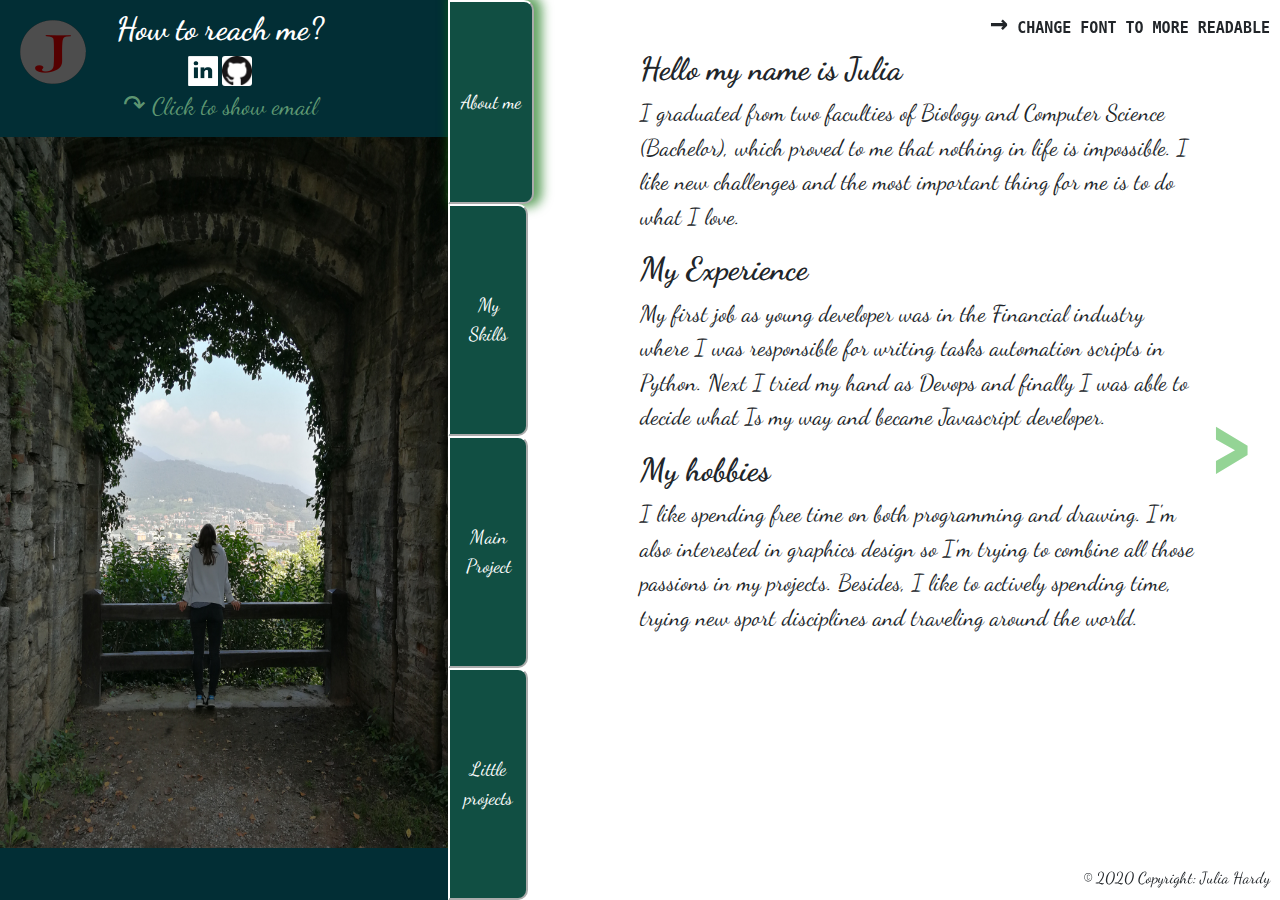
<file: index.html>
<!DOCTYPE html>
<html lang="en">
<head>
    <meta charset="UTF-8">
    <meta name="viewport" content="width=device-width, initial-scale=1.0">
    <!-- CSS only -->
    <link rel="stylesheet"
          href="https://stackpath.bootstrapcdn.com/bootstrap/4.5.2/css/bootstrap.min.css"
          integrity="sha384-JcKb8q3iqJ61gNV9KGb8thSsNjpSL0n8PARn9HuZOnIxN0hoP+VmmDGMN5t9UJ0Z"
          crossorigin="anonymous"
    >
    <link rel="stylesheet" type="text/css" href="main.css">
    <title>JHardy</title>
</head>
<body>
    <div class="portfolio-container">
        <div class="side-menu">
            <div class="side-menu-content">
                <div class="portfolio-brand"><img src="images/brand_3.png" alt=""></div>
                <div class="side-menu-info">
                    <div class="portfolio-links">
                        <h2>How to reach me?</h2>
                        <a href="https://www.linkedin.com/in/julia-hardy-71943b169/" target="_blank"><img src="images/linkedin.png"></a>
                        <a href="https://github.com/Cat26" target="_blank"><img id="portfolio-github-icon" src="images/GitHub-Mark-32px.png"></a>
                    </div>
                    <div class="portfolio-contact">
                        <div class="email"> Click to show email</div>
                    </div>
                </div>
                <img id="profile-img" src="images/portfolio.jpg" alt="profile photo">
            </div>
            <div class="side-sections">
                <button class="active section-btn" id="about" onclick="handleSectionsSwitch(this)">About me</button>
                <button class="section-btn" id="skills" onclick="handleSectionsSwitch(this)">My Skills</button>
                <button class="section-btn" id="main" onclick="handleSectionsSwitch(this)">Main Project</button>
                <button class="section-btn" id="little" onclick="handleSectionsSwitch(this)">Little projects</button>
            </div>
        </div>
        <div class="container">
            <div class="portfolio-active-section"></div>
        </div>
        <div class="next" onclick="switchToNextSection()"></div>
        <div class="change-font-btn desktop" onclick="changeFont(this)">Change font to more readable</div>
        <div class="portfolio-footer"><span>© 2020 Copyright: Julia Hardy</span>
            <div class="change-font-btn mobile" onclick="changeFont(this)">Change font to more readable</div>
        </div>
    </div>
    <script type="text/javascript" src="main.js"></script>
    <script type="text/javascript" src="little-projects/little-projects.js"></script>
</body>
</html>
</file>
<file: main.css>
@import "about/about.css";
@import "skills/skills.css";
@import "main-project/main-project.css";
@import "little-projects/little-projects.css";
@font-face {
  font-family: dancingScript;
  src: url("font/Dancing_Script/DancingScript-VariableFont_wght.ttf") format("truetype");
}

html, body {
  font-family: dancingScript, sans-serif;
  height: 100%;
  margin: 0;
}

.portfolio-container {
  display: flex;
  height: 100%;
}

h2 {
  margin-top: 0;
  font-weight: bold;
}
h3 {
  width: 100%;
  font-weight: 600;
}
.side-menu {
  display: flex;
  position: absolute;
  color: white;
  text-align: center;
  height: 100%;
  animation: changeSideMenuWidth 2s;
  width: 534px;
  z-index: 2;
}

.side-menu-content {
  background: #022e35;
}

.portfolio-links img {
  height: 30px;
}

#portfolio-github-icon {
  background: white;
  border-radius: 3px;
}

#profile-img {
  opacity: 1;
  width: 100%;
  height: 79%;
  animation: changeOpacity 5s;
}

.email {
  cursor: pointer;
  font-size: 24px;
  color: #94d495a6;
}

.email:before {
  content: '\21B7';
  font-size: 27px;
}

@keyframes changeSideMenuWidth {
  from {width: 0;}
  to {width: 534px;}
}

@keyframes changeOpacity {
  0% {opacity: 0;}
  45% {opacity: 0;}
  100% {opacity: 1;}
}

.side-menu-info {
  padding: 10px;
  float: left;
  display: inline-block;
  animation: changeOpacity 7s;
}

.portfolio-brand {
  display: inline-block;
  padding: 20px;
  float: left;
  animation: changeOpacity 8s;
}

.side-sections {
  height: 100%;
  display: inline-grid;
  background: white;
}

button:focus {
  outline: 0;
}

.side-sections button {
  background: #114f43;
  width: 80px;
  color: white;
  font-size: 19px;
  font-family: dancingScript, sans-serif;
  border-bottom-right-radius: 10px;
  border-top-right-radius: 10px;
  border-color: white;
  opacity: 1;
  animation: changeOpacity 2s;
  cursor: pointer;
}

.side-sections button:hover {
  box-shadow: 4px -1px 11px 4px #0c700ba3;
}

.active {
  box-shadow: 4px -1px 11px 4px #0c700ba3;
  width: 86px !important;
}

.next {
  cursor: pointer;
}

.next:after {
  content: '\02F2';
  position: fixed;
  top: 20%;
  right: 10px;
  font-size: 230px;
  color: #94d495;
}

.next:hover {
  text-shadow: 2px 2px 9px #0c700b80;
}

.change-font-btn {
  position: fixed;
  /*padding: 17px;*/
  top: 0;
  right: 0;
  cursor: pointer;
  font-family: monospace;
  text-transform: uppercase;
  font-size: 15px;
  font-weight: 700;
}

.change-font-btn:before {
  content: '\2192';
  font-size: 30px;
  padding: 9px;
}

.portfolio-footer {
  margin: 0;
  padding: 10px;
  position: fixed;
  right: 0;
  bottom: 0;
}
.portfolio-active-section > div {
  margin-left: 50%;
  margin-top: 50px;
}
.desktop{
  display: block;
  margin-right: 10px;
}
.mobile{
  display: none;
  background: white;
  width: 100%;
}
@media only screen and (min-width: 1920px) {
  .side-menu {
    width: 715px;
    font-size: 34px;
  }

  @keyframes changeSideMenuWidth {
    from {width: 0;}
    to {width: 715px;}
  }

  .side-sections button {
    width: 100px;
    font-size: 28px;
  }

  .active {
    width: 120px !important;
  }

  .change-font-btn {
    font-size: 23px;
  }

  .portfolio-footer {
    font-size: 25px;
  }

  .portfolio-links img {
    height: 49px;
    margin-right: 10px;
  }

  .email {
    font-size: 40px;
  }
}
@media only screen and (min-width: 1440px) {
  .portfolio-active-section > div {
    margin-left: 40%;
  }
}
@media only screen and (max-width: 1024px) {
  .side-menu {
    width: 480px;
  }

  @keyframes changeSideMenuWidth {
    from {width: 0;}
    to {width: 480px;}
  }

  .side-sections button {
    width: 68px;
    font-size: 15px;
  }

  .active {
    width: 72px !important;
  }

  .next:after {
    font-size: 215px;
  }

  .change-font-btn {
    font-size: 13px;
  }
}

@media only screen and (max-width: 991px) {
  .side-menu {
    width: 100%;
    height: unset;
    display: grid;
    animation: unset;
    position: fixed;
  }

  #profile-img {
    width: 16%;
  }
  .portfolio-active-section{
    padding: 0 15px;
  }
  .portfolio-active-section > div {
    margin: 240px 0 0 0;
    font-size: 16px;
  }
  .side-sections {
    display: flex;
    width: 100%;
  }

  .side-sections button {
    width: 25%;
    border-radius: 0 0 10px 10px;
    height: 40px;
  }

  .active {
    width: 25% !important;
    box-shadow: -1px 4px 11px 4px #0c700ba3;
    height: 43px !important;
  }

  .change-font-btn {
    top: 195px;
  }

  .next {
    display: none;
  }
}
@media only screen and (max-width: 576px) {
  #profile-img{
    display: none;
  }
  .desktop{
    display: none;
  }
  .mobile{
    display: block;
  }
  .side-menu-info{
    padding: 5px;
  }
  .email {
    font-size: 16px;
  }
  .side-sections button {
    font-size: 12px;
  }
  .portfolio-active-section > div{
    padding: 0 5px;
    margin: 200px 0 90px 0;
  }
  .change-font-btn.mobile{
    position: absolute;
    top: -40px;
  }
  .portfolio-footer{
    width: 100%;
    text-align: center;
    background: white;
  }
}
</file>
